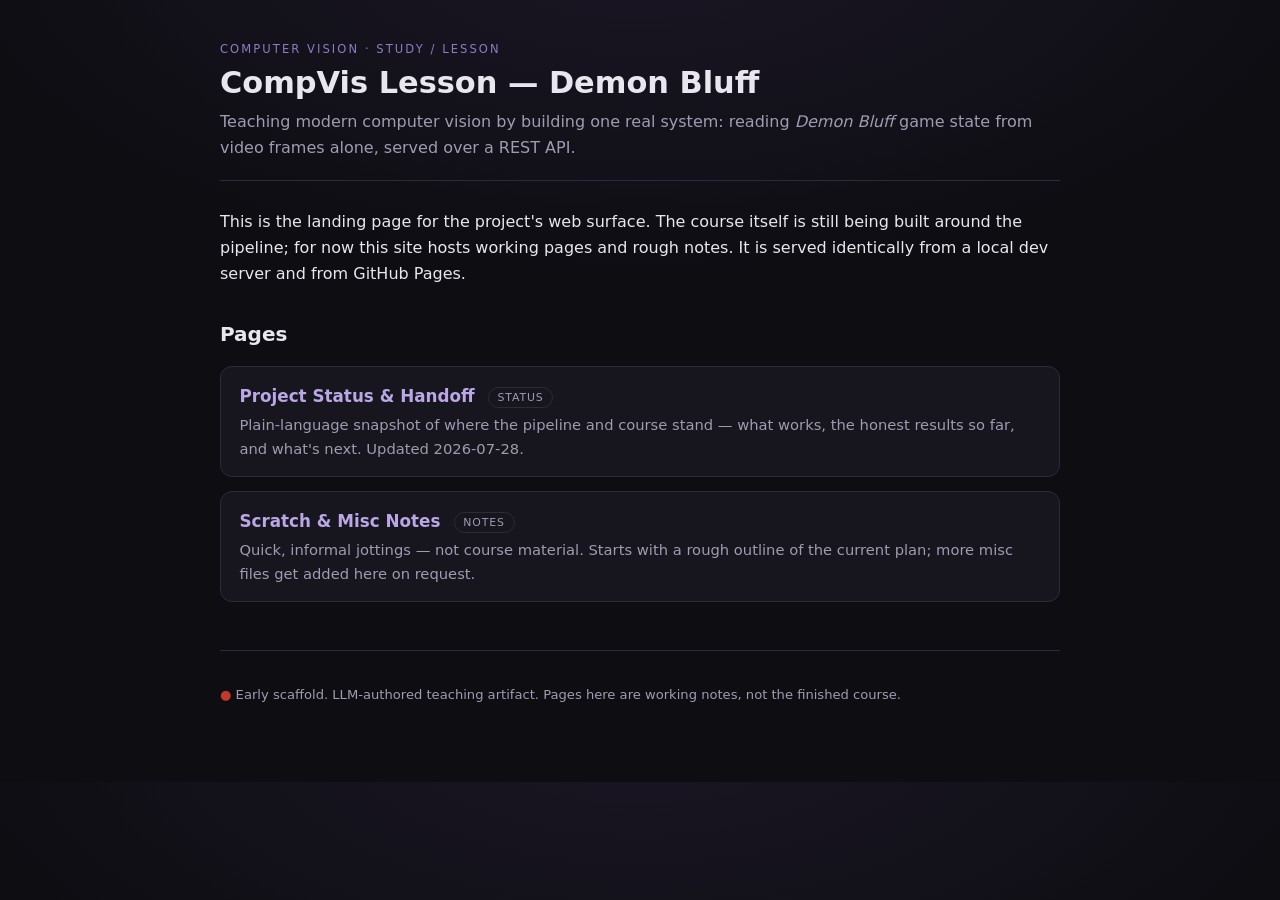
<file: site/index.html>
<!DOCTYPE html>
<html lang="en">
<head>
  <meta charset="utf-8" />
  <meta name="viewport" content="width=device-width, initial-scale=1" />
  <title>CompVis Lesson — Demon Bluff</title>
  <meta name="description" content="A web-based course teaching modern computer vision by reading Demon Bluff game state from video." />
  <link rel="stylesheet" href="assets/style.css" />
</head>
<body>
  <div class="wrap">
    <header class="site">
      <p class="eyebrow">Computer Vision · Study / Lesson</p>
      <h1>CompVis Lesson — Demon Bluff</h1>
      <p class="tagline">Teaching modern computer vision by building one real system: reading
        <em>Demon Bluff</em> game state from video frames alone, served over a REST API.</p>
    </header>

    <p>This is the landing page for the project's web surface. The course itself is still being
      built around the pipeline; for now this site hosts working pages and rough notes. It is served
      identically from a local dev server and from GitHub Pages.</p>

    <h2>Pages</h2>
    <ul class="pages">
      <li>
        <a class="title" href="pages/status.html">Project Status &amp; Handoff</a>
        <span class="tag">status</span>
        <div class="desc">Plain-language snapshot of where the pipeline and course stand — what
          works, the honest results so far, and what's next. Updated 2026-07-28.</div>
      </li>
      <li>
        <a class="title" href="pages/notes.html">Scratch &amp; Misc Notes</a>
        <span class="tag">notes</span>
        <div class="desc">Quick, informal jottings — not course material. Starts with a rough
          outline of the current plan; more misc files get added here on request.</div>
      </li>
    </ul>

    <footer class="site">
      <p><span class="status-dot">●</span> Early scaffold. LLM-authored teaching artifact.
        Pages here are working notes, not the finished course.</p>
    </footer>
  </div>
</body>
</html>
</file>
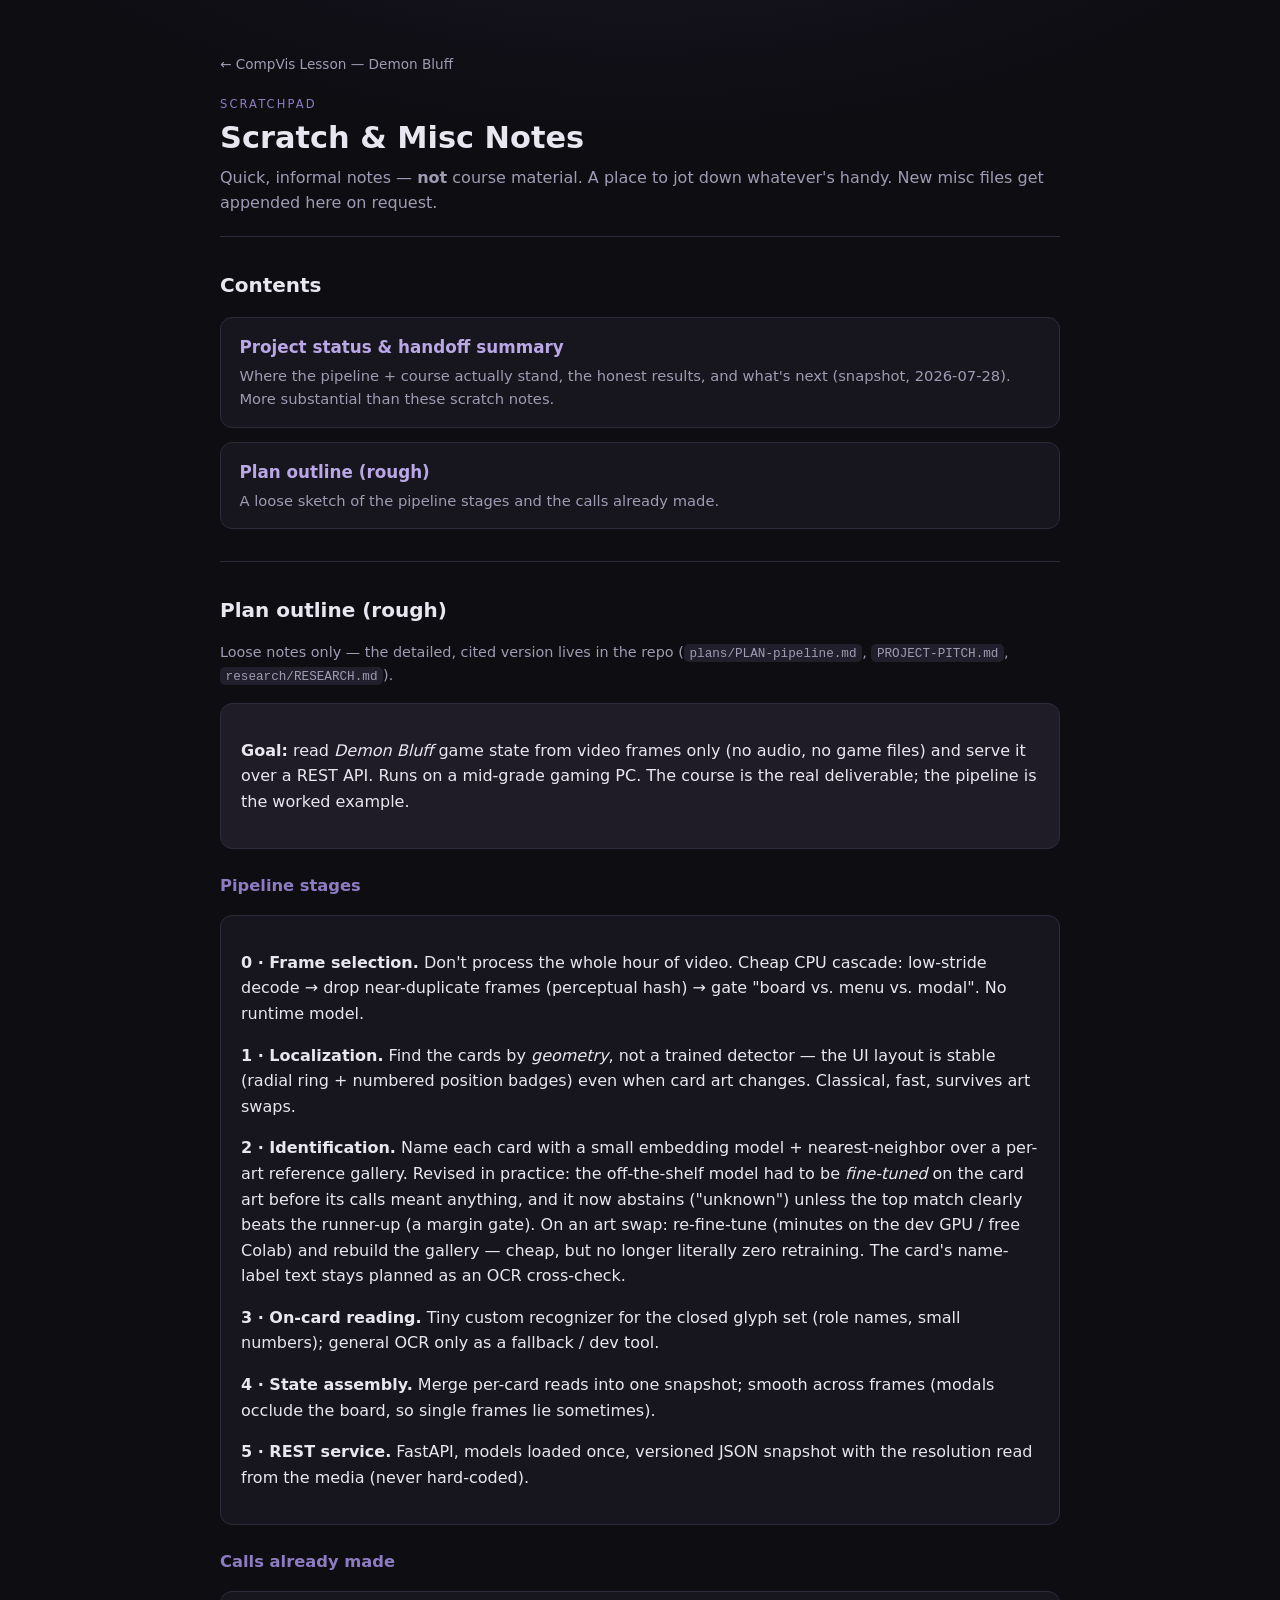
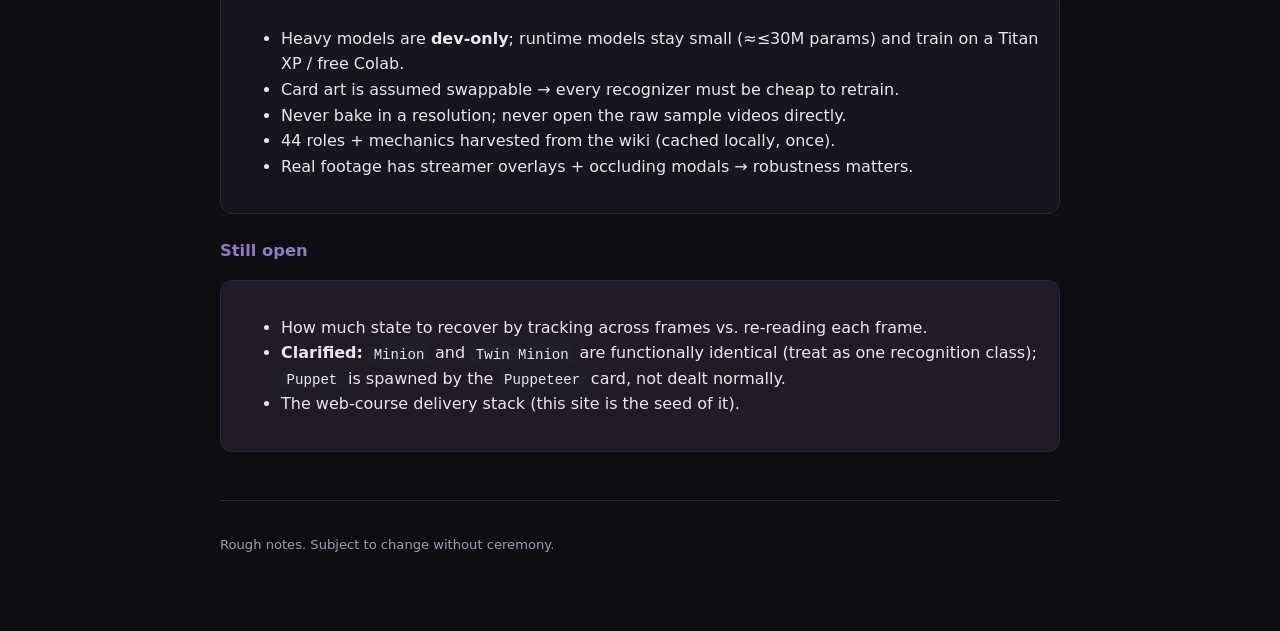
<file: site/pages/notes.html>
<!DOCTYPE html>
<html lang="en">
<head>
  <meta charset="utf-8" />
  <meta name="viewport" content="width=device-width, initial-scale=1" />
  <title>Scratch &amp; Misc Notes — CompVis Lesson</title>
  <meta name="description" content="Quick informal notes for the Demon Bluff CV lesson project." />
  <link rel="stylesheet" href="../assets/style.css" />
</head>
<body>
  <div class="wrap">
    <p class="crumb"><a href="../index.html">← CompVis Lesson — Demon Bluff</a></p>
    <header class="site">
      <p class="eyebrow">Scratchpad</p>
      <h1>Scratch &amp; Misc Notes</h1>
      <p class="tagline">Quick, informal notes — <strong>not</strong> course material. A place to
        jot down whatever's handy. New misc files get appended here on request.</p>
    </header>

    <h2>Contents</h2>
    <ul class="pages">
      <li><a class="title" href="status.html">Project status &amp; handoff summary</a>
        <div class="desc">Where the pipeline + course actually stand, the honest results, and what's
          next (snapshot, 2026-07-28). More substantial than these scratch notes.</div></li>
      <li><a class="title" href="#plan-outline">Plan outline (rough)</a>
        <div class="desc">A loose sketch of the pipeline stages and the calls already made.</div></li>
    </ul>

    <hr />

    <h2 id="plan-outline">Plan outline (rough)</h2>
    <p class="note">Loose notes only — the detailed, cited version lives in the repo
      (<code>plans/PLAN-pipeline.md</code>, <code>PROJECT-PITCH.md</code>, <code>research/RESEARCH.md</code>).</p>

    <div class="panel scratch">
      <p><strong>Goal:</strong> read <em>Demon Bluff</em> game state from video frames only (no audio,
        no game files) and serve it over a REST API. Runs on a mid-grade gaming PC. The course is the
        real deliverable; the pipeline is the worked example.</p>
    </div>

    <h3>Pipeline stages</h3>
    <div class="panel">
      <p><strong>0 · Frame selection.</strong> Don't process the whole hour of video. Cheap CPU
        cascade: low-stride decode → drop near-duplicate frames (perceptual hash) → gate
        "board vs. menu vs. modal". No runtime model.</p>
      <p><strong>1 · Localization.</strong> Find the cards by <em>geometry</em>, not a trained
        detector — the UI layout is stable (radial ring + numbered position badges) even when card
        art changes. Classical, fast, survives art swaps.</p>
      <p><strong>2 · Identification.</strong> Name each card with a small embedding model +
        nearest-neighbor over a per-art reference gallery. Revised in practice: the off-the-shelf
        model had to be <em>fine-tuned</em> on the card art before its calls meant anything, and it
        now abstains ("unknown") unless the top match clearly beats the runner-up (a margin gate).
        On an art swap: re-fine-tune (minutes on the dev GPU / free Colab) and rebuild the gallery —
        cheap, but no longer literally zero retraining. The card's name-label text stays planned as
        an OCR cross-check.</p>
      <p><strong>3 · On-card reading.</strong> Tiny custom recognizer for the closed glyph set (role
        names, small numbers); general OCR only as a fallback / dev tool.</p>
      <p><strong>4 · State assembly.</strong> Merge per-card reads into one snapshot; smooth across
        frames (modals occlude the board, so single frames lie sometimes).</p>
      <p><strong>5 · REST service.</strong> FastAPI, models loaded once, versioned JSON snapshot with
        the resolution read from the media (never hard-coded).</p>
    </div>

    <h3>Calls already made</h3>
    <div class="panel">
      <ul>
        <li>Heavy models are <strong>dev-only</strong>; runtime models stay small
          (≈≤30M params) and train on a Titan XP / free Colab.</li>
        <li>Card art is assumed swappable → every recognizer must be cheap to retrain.</li>
        <li>Never bake in a resolution; never open the raw sample videos directly.</li>
        <li>44 roles + mechanics harvested from the wiki (cached locally, once).</li>
        <li>Real footage has streamer overlays + occluding modals → robustness matters.</li>
      </ul>
    </div>

    <h3>Still open</h3>
    <div class="panel scratch">
      <ul>
        <li>How much state to recover by tracking across frames vs. re-reading each frame.</li>
        <li><strong>Clarified:</strong> <code>Minion</code> and <code>Twin Minion</code> are
          functionally identical (treat as one recognition class); <code>Puppet</code> is spawned by
          the <code>Puppeteer</code> card, not dealt normally.</li>
        <li>The web-course delivery stack (this site is the seed of it).</li>
      </ul>
    </div>

    <footer class="site">
      <p>Rough notes. Subject to change without ceremony.</p>
    </footer>
  </div>
</body>
</html>
</file>
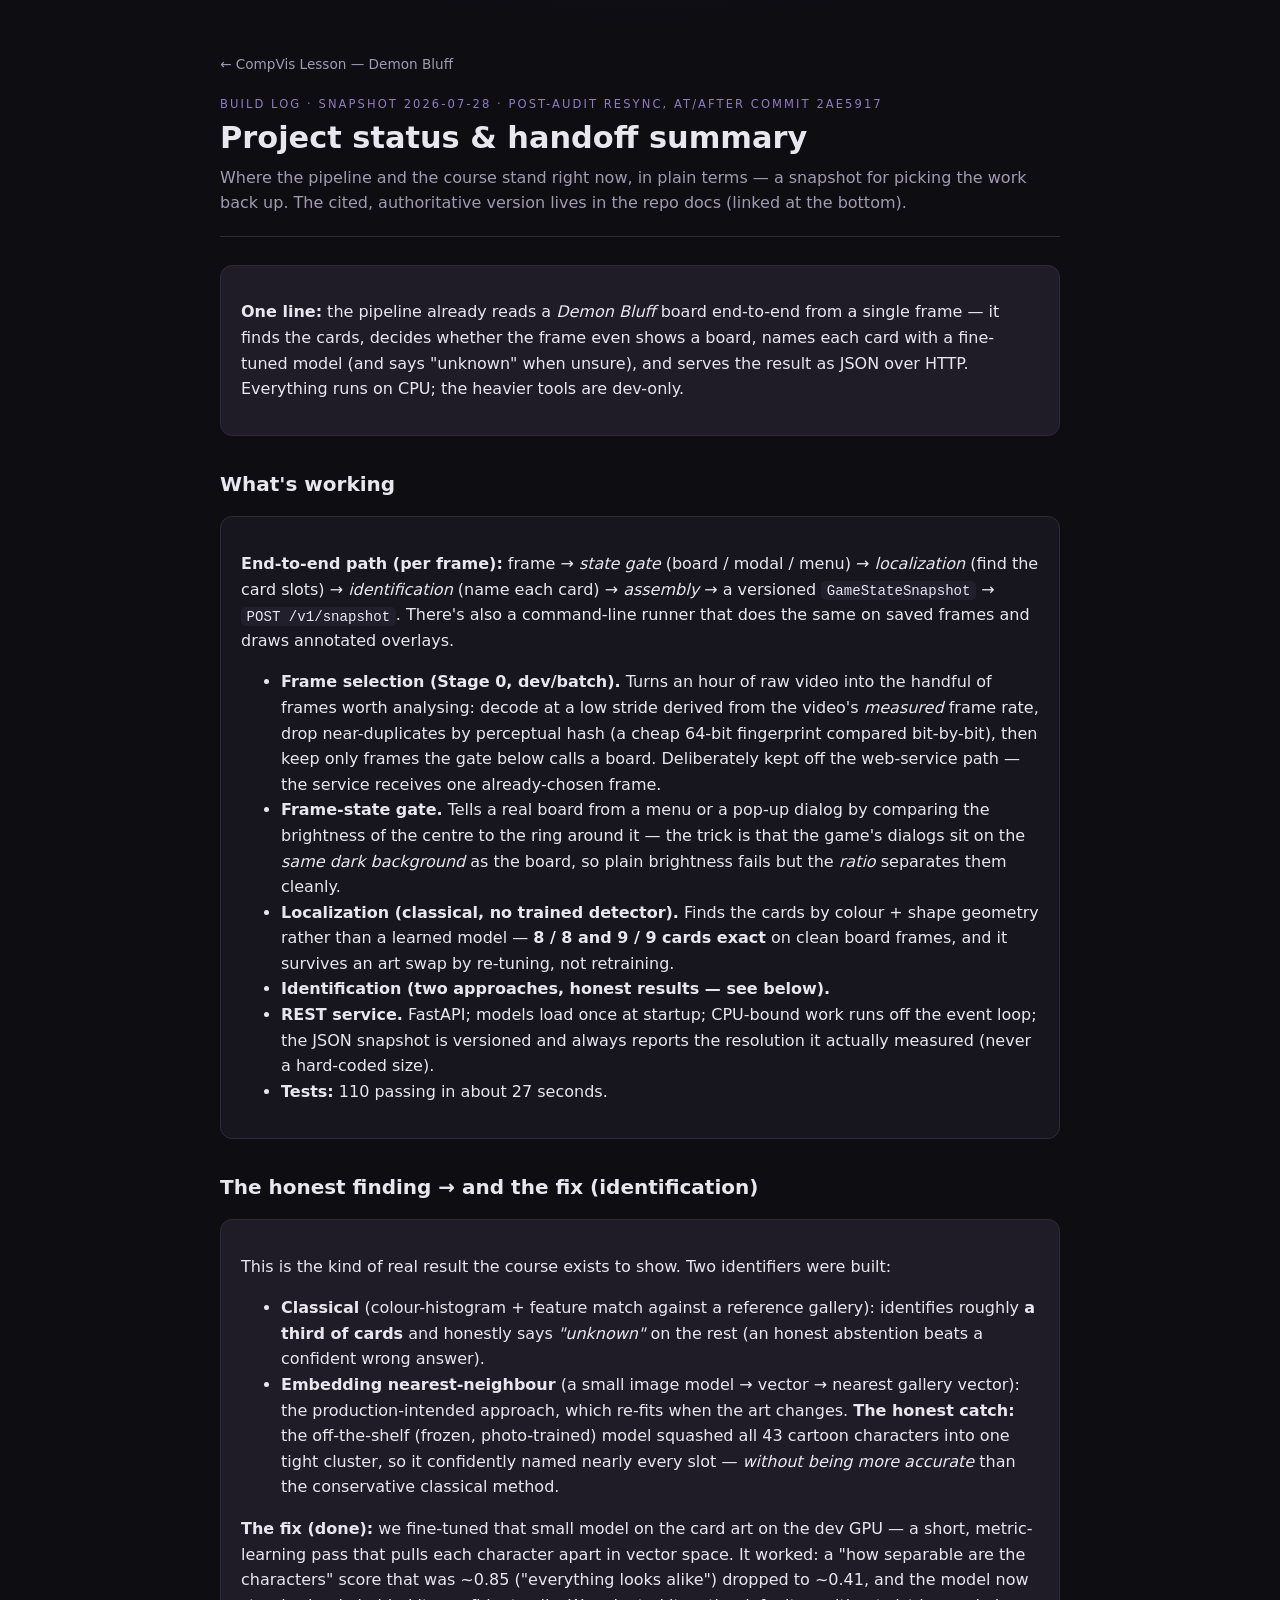
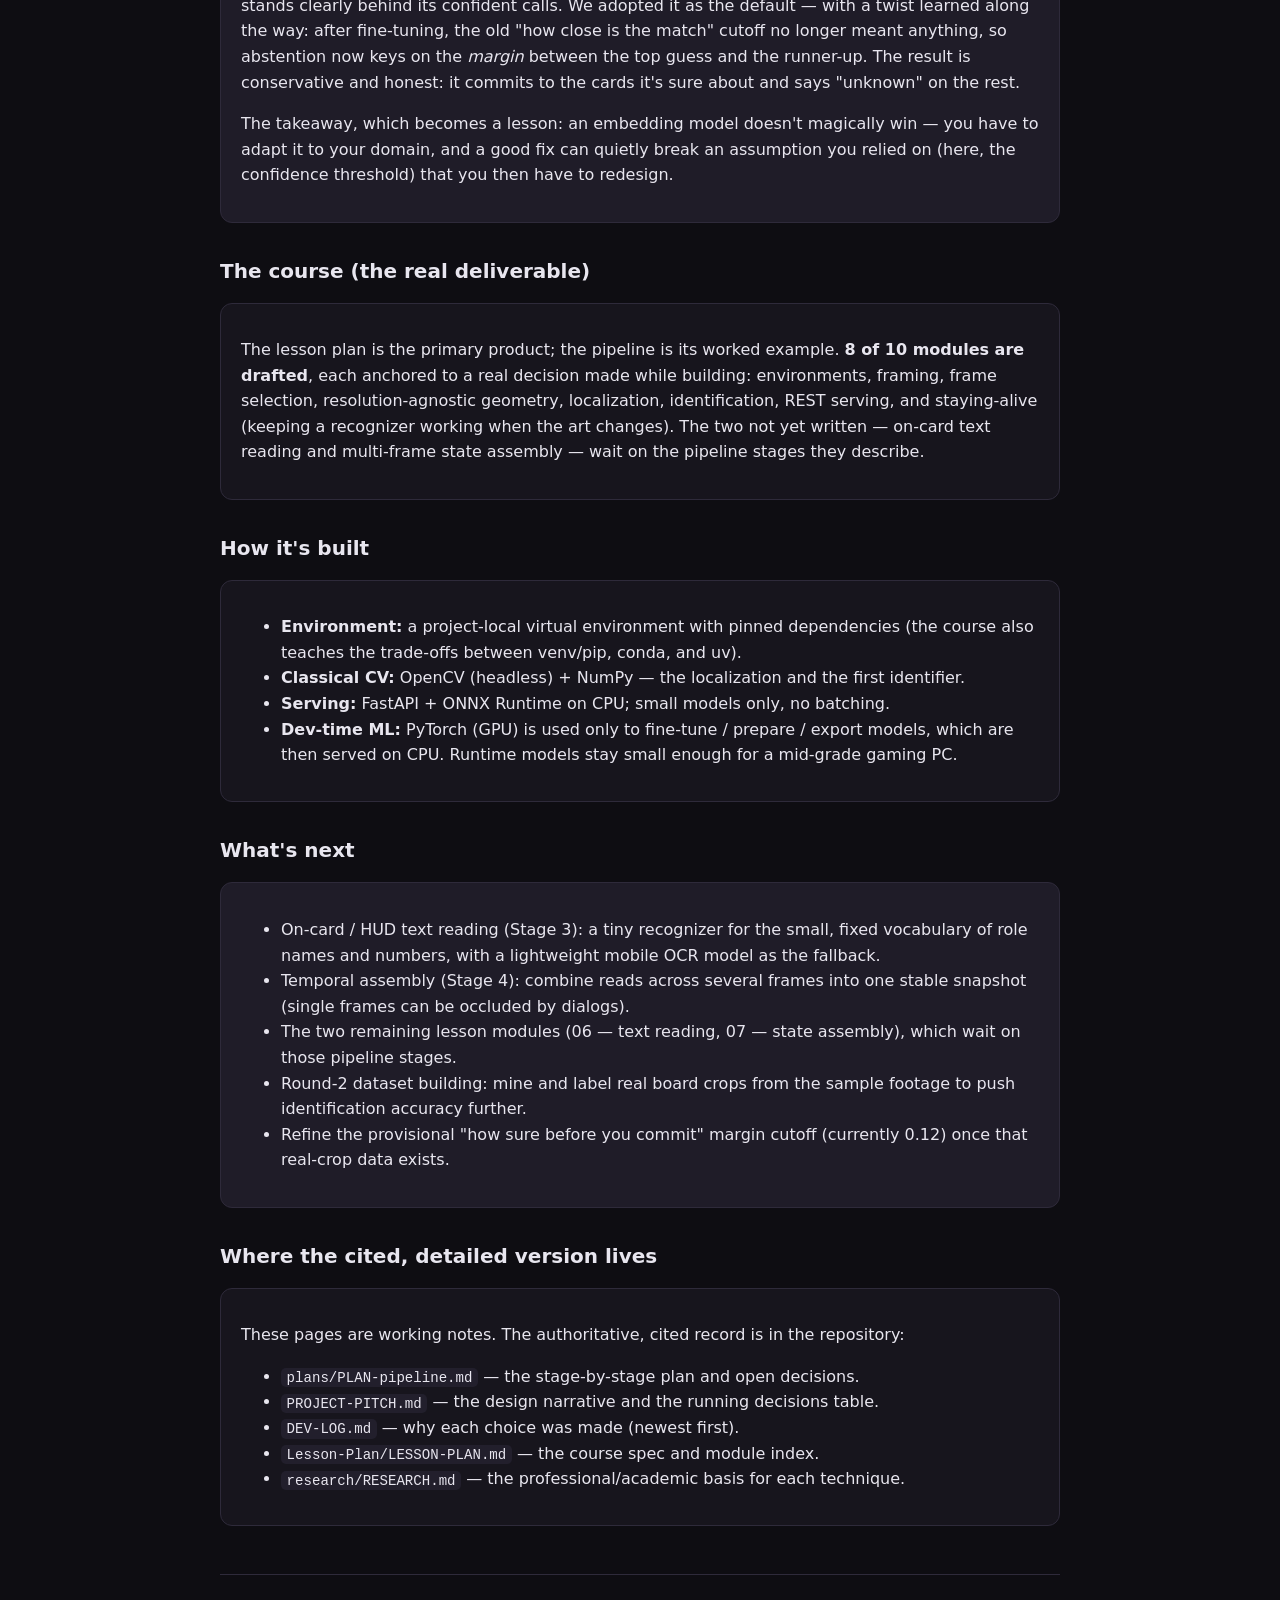
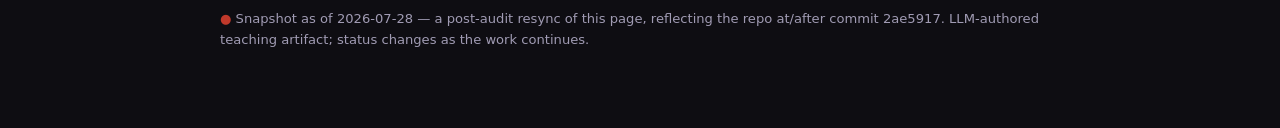
<file: site/pages/status.html>
<!DOCTYPE html>
<html lang="en">
<head>
  <meta charset="utf-8" />
  <meta name="viewport" content="width=device-width, initial-scale=1" />
  <title>Project Status &amp; Handoff — CompVis Lesson</title>
  <meta name="description" content="Build status and handoff summary for the Demon Bluff CV lesson project, as of 2026-07-28." />
  <link rel="stylesheet" href="../assets/style.css" />
</head>
<body>
  <div class="wrap">
    <p class="crumb"><a href="../index.html">← CompVis Lesson — Demon Bluff</a></p>
    <header class="site">
      <p class="eyebrow">Build log · Snapshot 2026-07-28 · post-audit resync, at/after commit 2ae5917</p>
      <h1>Project status &amp; handoff summary</h1>
      <p class="tagline">Where the pipeline and the course stand right now, in plain terms — a
        snapshot for picking the work back up. The cited, authoritative version lives in the repo
        docs (linked at the bottom).</p>
    </header>

    <div class="panel scratch">
      <p><strong>One line:</strong> the pipeline already reads a <em>Demon Bluff</em> board
        end-to-end from a single frame — it finds the cards, decides whether the frame even shows a
        board, names each card with a fine-tuned model (and says "unknown" when unsure), and serves
        the result as JSON over HTTP. Everything runs on CPU; the heavier tools are dev-only.</p>
    </div>

    <h2>What's working</h2>
    <div class="panel">
      <p><strong>End-to-end path (per frame):</strong> frame → <em>state gate</em>
        (board / modal / menu) → <em>localization</em> (find the card slots) →
        <em>identification</em> (name each card) → <em>assembly</em> → a versioned
        <code>GameStateSnapshot</code> → <code>POST /v1/snapshot</code>. There's also a
        command-line runner that does the same on saved frames and draws annotated overlays.</p>
      <ul>
        <li><strong>Frame selection (Stage 0, dev/batch).</strong> Turns an hour of raw video into
          the handful of frames worth analysing: decode at a low stride derived from the video's
          <em>measured</em> frame rate, drop near-duplicates by perceptual hash (a cheap 64-bit
          fingerprint compared bit-by-bit), then keep only frames the gate below calls a board.
          Deliberately kept off the web-service path — the service receives one already-chosen
          frame.</li>
        <li><strong>Frame-state gate.</strong> Tells a real board from a menu or a pop-up dialog by
          comparing the brightness of the centre to the ring around it — the trick is that the game's
          dialogs sit on the <em>same dark background</em> as the board, so plain brightness fails but
          the <em>ratio</em> separates them cleanly.</li>
        <li><strong>Localization (classical, no trained detector).</strong> Finds the cards by colour
          + shape geometry rather than a learned model — <strong>8 / 8 and 9 / 9 cards exact</strong>
          on clean board frames, and it survives an art swap by re-tuning, not retraining.</li>
        <li><strong>Identification (two approaches, honest results — see below).</strong></li>
        <li><strong>REST service.</strong> FastAPI; models load once at startup; CPU-bound work runs
          off the event loop; the JSON snapshot is versioned and always reports the resolution it
          actually measured (never a hard-coded size).</li>
        <li><strong>Tests:</strong> 110 passing in about 27 seconds.</li>
      </ul>
    </div>

    <h2>The honest finding → and the fix (identification)</h2>
    <div class="panel scratch">
      <p>This is the kind of real result the course exists to show. Two identifiers were built:</p>
      <ul>
        <li><strong>Classical</strong> (colour-histogram + feature match against a reference gallery):
          identifies roughly <strong>a third of cards</strong> and honestly says <em>"unknown"</em>
          on the rest (an honest abstention beats a confident wrong answer).</li>
        <li><strong>Embedding nearest-neighbour</strong> (a small image model → vector → nearest
          gallery vector): the production-intended approach, which re-fits when the art changes.
          <strong>The honest catch:</strong> the off-the-shelf (frozen, photo-trained) model
          squashed all 43 cartoon characters into one tight cluster, so it confidently named nearly
          every slot — <em>without being more accurate</em> than the conservative classical method.</li>
      </ul>
      <p><strong>The fix (done):</strong> we fine-tuned that small model on the card art on the dev
        GPU — a short, metric-learning pass that pulls each character apart in vector space. It
        worked: a "how separable are the characters" score that was ~0.85 ("everything looks alike")
        dropped to ~0.41, and the model now stands clearly behind its confident calls. We adopted it
        as the default — with a twist learned along the way: after fine-tuning, the old "how close is
        the match" cutoff no longer meant anything, so abstention now keys on the <em>margin</em>
        between the top guess and the runner-up. The result is conservative and honest: it commits to
        the cards it's sure about and says "unknown" on the rest.</p>
      <p>The takeaway, which becomes a lesson: an embedding model doesn't magically win — you have to
        adapt it to your domain, and a good fix can quietly break an assumption you relied on (here,
        the confidence threshold) that you then have to redesign.</p>
    </div>

    <h2>The course (the real deliverable)</h2>
    <div class="panel">
      <p>The lesson plan is the primary product; the pipeline is its worked example. <strong>8 of 10
        modules are drafted</strong>, each anchored to a real decision made while building:
        environments, framing, frame selection, resolution-agnostic geometry, localization,
        identification, REST serving, and staying-alive (keeping a recognizer working when the art
        changes). The two not yet written — on-card text reading and multi-frame state assembly —
        wait on the pipeline stages they describe.</p>
    </div>

    <h2>How it's built</h2>
    <div class="panel">
      <ul>
        <li><strong>Environment:</strong> a project-local virtual environment with pinned
          dependencies (the course also teaches the trade-offs between venv/pip, conda, and uv).</li>
        <li><strong>Classical CV:</strong> OpenCV (headless) + NumPy — the localization and the first
          identifier.</li>
        <li><strong>Serving:</strong> FastAPI + ONNX Runtime on CPU; small models only, no batching.</li>
        <li><strong>Dev-time ML:</strong> PyTorch (GPU) is used only to fine-tune / prepare / export
          models, which are then served on CPU. Runtime models stay small enough for a mid-grade
          gaming PC.</li>
      </ul>
    </div>

    <h2>What's next</h2>
    <div class="panel scratch">
      <ul>
        <li>On-card / HUD text reading (Stage 3): a tiny recognizer for the small, fixed vocabulary
          of role names and numbers, with a lightweight mobile OCR model as the fallback.</li>
        <li>Temporal assembly (Stage 4): combine reads across several frames into one stable
          snapshot (single frames can be occluded by dialogs).</li>
        <li>The two remaining lesson modules (06 — text reading, 07 — state assembly), which wait on
          those pipeline stages.</li>
        <li>Round-2 dataset building: mine and label real board crops from the sample footage to
          push identification accuracy further.</li>
        <li>Refine the provisional "how sure before you commit" margin cutoff (currently 0.12) once
          that real-crop data exists.</li>
      </ul>
    </div>

    <h2>Where the cited, detailed version lives</h2>
    <div class="panel">
      <p>These pages are working notes. The authoritative, cited record is in the repository:</p>
      <ul>
        <li><code>plans/PLAN-pipeline.md</code> — the stage-by-stage plan and open decisions.</li>
        <li><code>PROJECT-PITCH.md</code> — the design narrative and the running decisions table.</li>
        <li><code>DEV-LOG.md</code> — why each choice was made (newest first).</li>
        <li><code>Lesson-Plan/LESSON-PLAN.md</code> — the course spec and module index.</li>
        <li><code>research/RESEARCH.md</code> — the professional/academic basis for each technique.</li>
      </ul>
    </div>

    <footer class="site">
      <p><span class="status-dot">●</span> Snapshot as of 2026-07-28 — a post-audit resync of this
        page, reflecting the repo at/after commit 2ae5917. LLM-authored teaching artifact; status
        changes as the work continues.</p>
    </footer>
  </div>
</body>
</html>
</file>
<file: site/assets/style.css>
/* CompVis Lesson — Demon Bluff : shared site styles.
   Served identically by the local dev server (utils/python/serve_site.py) and
   by GitHub Pages. All links are relative so the site works both at "/" (local)
   and at "/<repo>/" (project Pages subdirectory). */

:root {
  --bg: #0e0d12;
  --bg-panel: #17151d;
  --bg-panel-2: #1f1c28;
  --border: #2e2a3a;
  --text: #e8e6ef;
  --muted: #a09bb3;
  --accent: #c0392b;        /* demon red */
  --accent-2: #8e7cc3;      /* arcane violet */
  --link: #b9a7e6;
  --radius: 12px;
  --maxw: 880px;
  font-size: 16px;
}

* { box-sizing: border-box; }

body {
  margin: 0;
  background: radial-gradient(1200px 600px at 50% -10%, #1b1726 0%, var(--bg) 60%);
  color: var(--text);
  font-family: system-ui, -apple-system, "Segoe UI", Roboto, sans-serif;
  line-height: 1.6;
}

.wrap { max-width: var(--maxw); margin: 0 auto; padding: 2.5rem 1.25rem 4rem; }

header.site {
  border-bottom: 1px solid var(--border);
  padding-bottom: 1.25rem;
  margin-bottom: 1.75rem;
}
header.site .eyebrow {
  text-transform: uppercase;
  letter-spacing: 0.18em;
  font-size: 0.72rem;
  color: var(--accent-2);
  margin: 0 0 0.4rem;
}
header.site h1 { margin: 0; font-size: 1.9rem; line-height: 1.2; }
header.site p.tagline { color: var(--muted); margin: 0.5rem 0 0; }

a { color: var(--link); text-decoration: none; }
a:hover { text-decoration: underline; }

.crumb { font-size: 0.85rem; color: var(--muted); margin-bottom: 1.25rem; }
.crumb a { color: var(--muted); }

h2 { font-size: 1.25rem; margin: 2rem 0 0.75rem; }
h3 { font-size: 1.02rem; margin: 1.5rem 0 0.4rem; color: var(--accent-2); }

ul.pages { list-style: none; padding: 0; margin: 1rem 0 0; display: grid; gap: 0.85rem; }
ul.pages li {
  background: var(--bg-panel);
  border: 1px solid var(--border);
  border-radius: var(--radius);
  padding: 1rem 1.15rem;
  transition: border-color 0.15s ease, transform 0.15s ease;
}
ul.pages li:hover { border-color: var(--accent-2); transform: translateY(-1px); }
ul.pages li a.title { font-weight: 600; font-size: 1.05rem; }
ul.pages li .desc { color: var(--muted); font-size: 0.92rem; margin-top: 0.2rem; }
ul.pages li .tag {
  display: inline-block; font-size: 0.68rem; text-transform: uppercase;
  letter-spacing: 0.08em; color: var(--muted);
  border: 1px solid var(--border); border-radius: 999px;
  padding: 0.05rem 0.55rem; margin-left: 0.5rem; vertical-align: middle;
}

.panel {
  background: var(--bg-panel);
  border: 1px solid var(--border);
  border-radius: var(--radius);
  padding: 1.1rem 1.25rem;
  margin: 1rem 0;
}
.panel.scratch { background: var(--bg-panel-2); }

.note { color: var(--muted); font-size: 0.9rem; }
code, pre { font-family: ui-monospace, "Cascadia Code", Consolas, monospace; }
code { background: #221f2c; padding: 0.1rem 0.35rem; border-radius: 5px; font-size: 0.88em; }
pre { background: #221f2c; border: 1px solid var(--border); border-radius: 8px; padding: 0.9rem 1rem; overflow-x: auto; }

hr { border: none; border-top: 1px solid var(--border); margin: 2rem 0; }

footer.site {
  margin-top: 3rem; padding-top: 1.25rem; border-top: 1px solid var(--border);
  color: var(--muted); font-size: 0.82rem;
}
.status-dot { color: var(--accent); }
</file>
